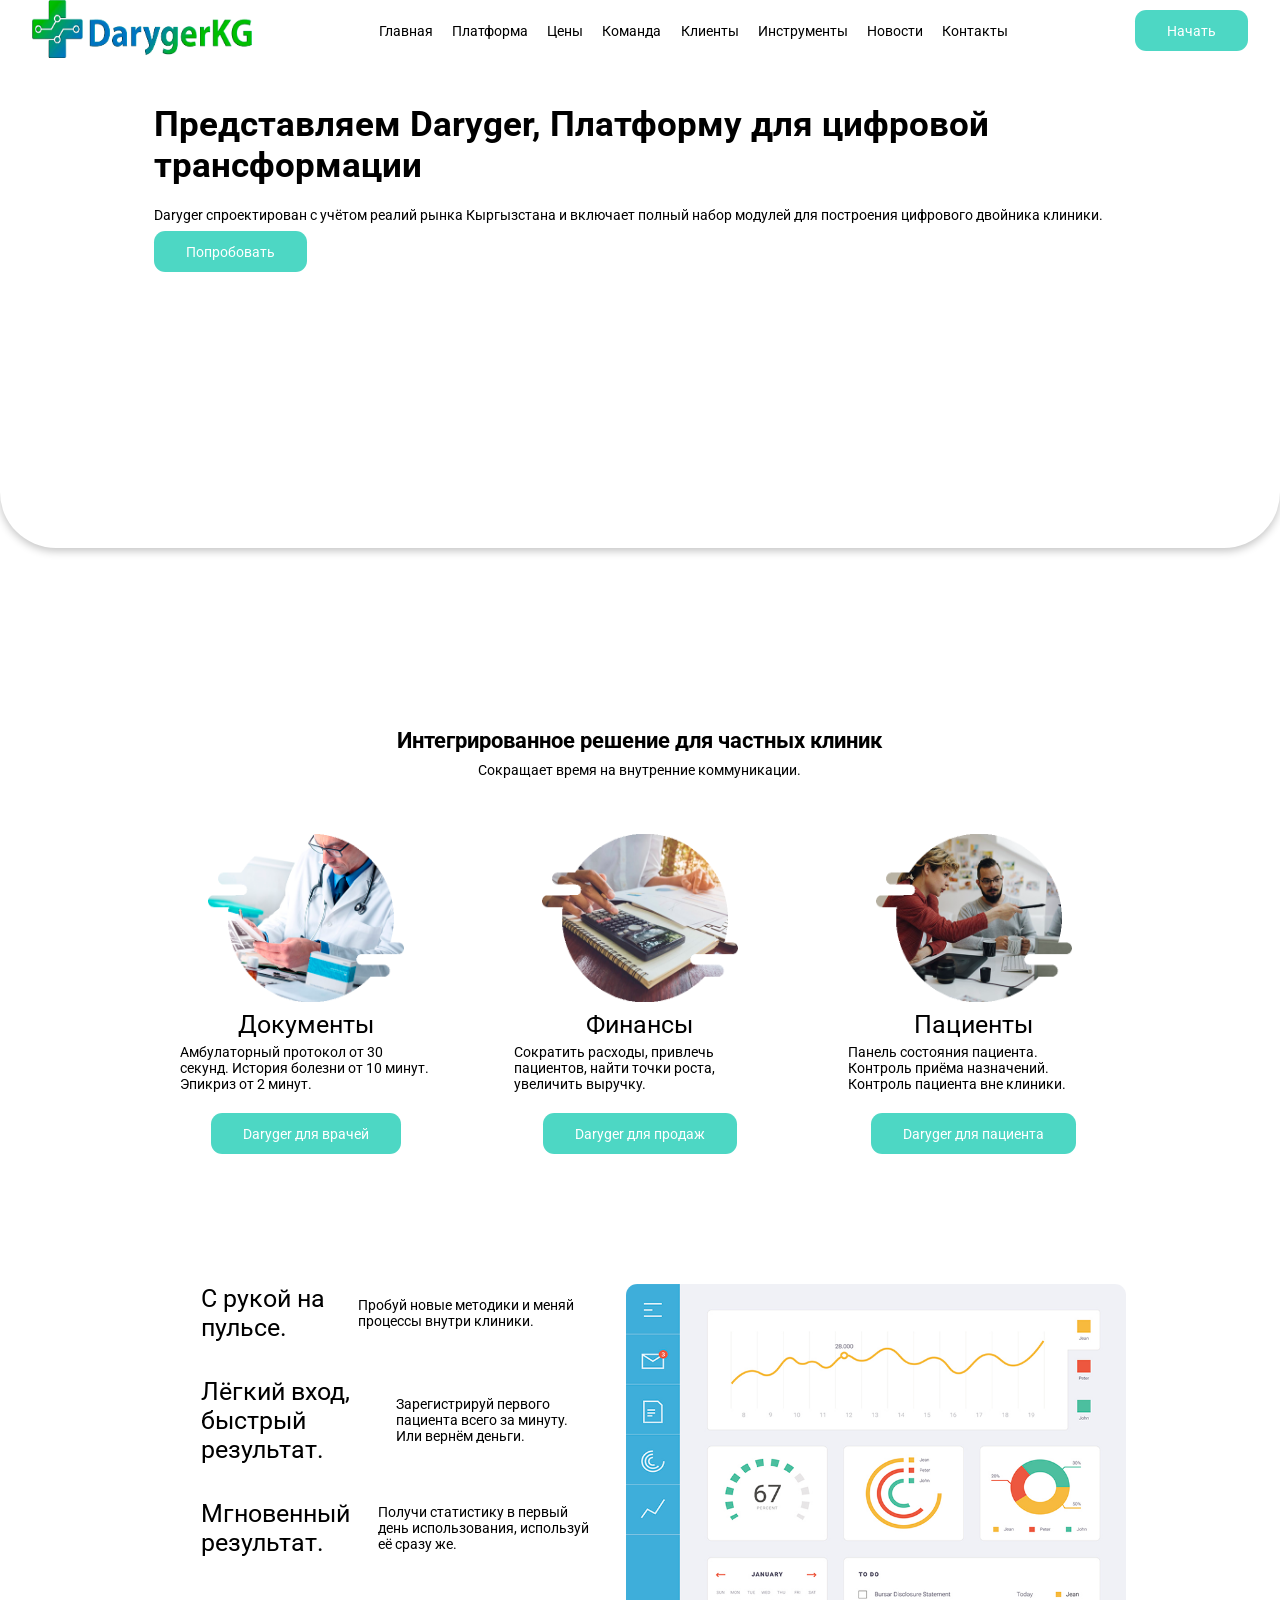
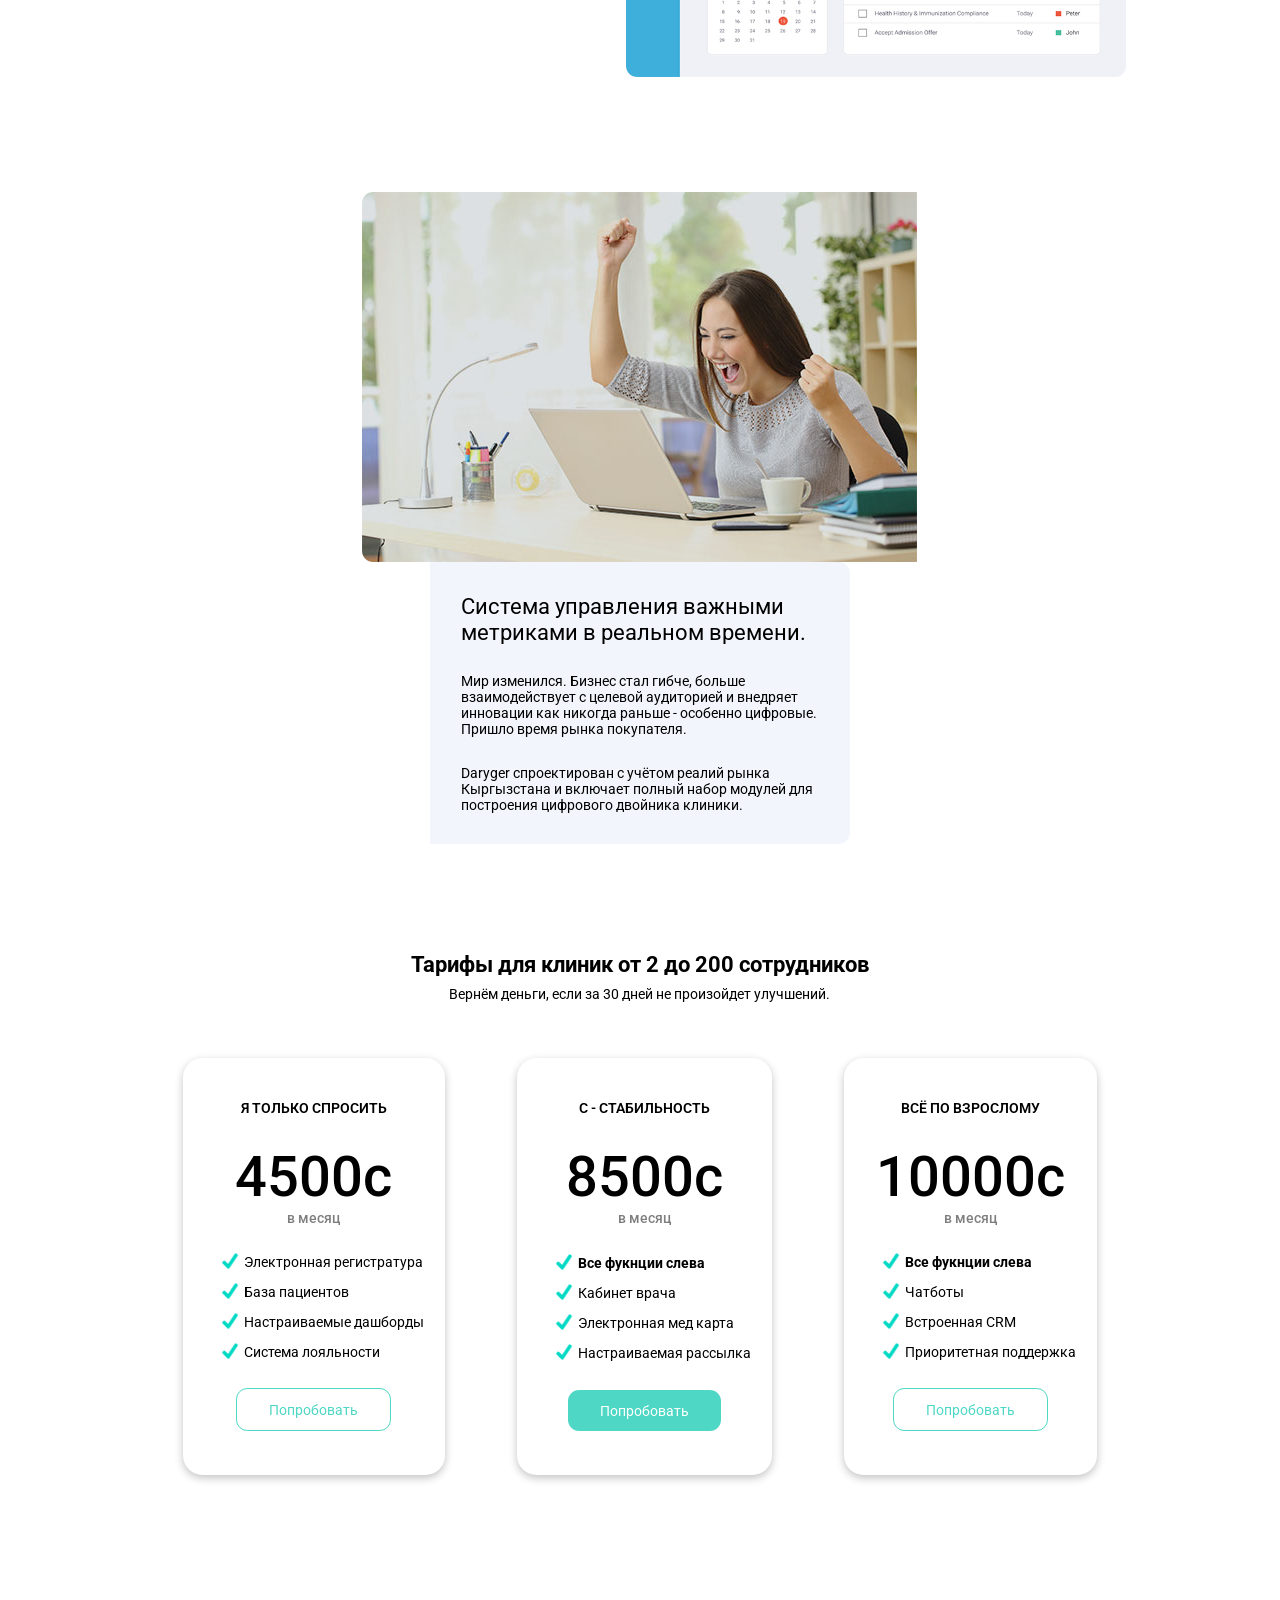
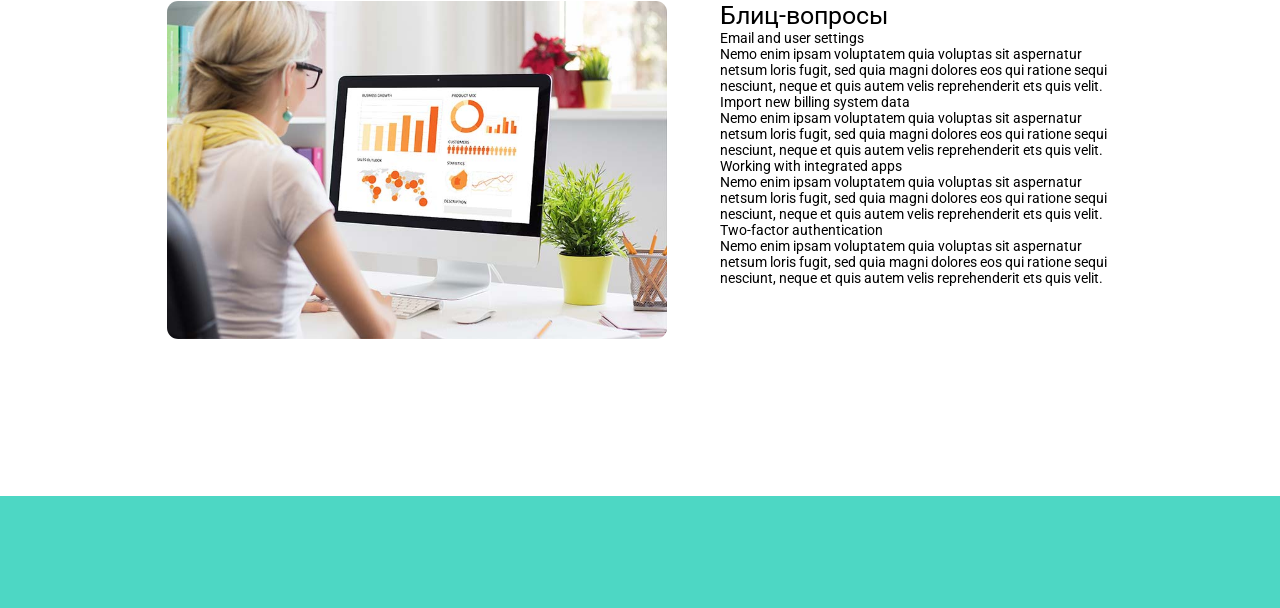
<file: main.html>
<!DOCTYPE html>
<html lang="en">
<head>
    <meta charset="UTF-8">
    <meta http-equiv="X-UA-Compatible" content="IE=edge">
    <meta name="viewport" content="width=device-width, initial-scale=1.0">
    <link rel="stylesheet" href="main.css">
    <link rel="preconnect" href="https://fonts.googleapis.com">
    <link rel="preconnect" href="https://fonts.gstatic.com" crossorigin>
    <link href="https://fonts.googleapis.com/css2?family=Poppins&family=Roboto:wght@300;400&display=swap" rel="stylesheet" type="text/css">
    <link rel="shortcut icon" href="images/icons8-земной-шар-48.png">
    <title>Daryger</title>
</head>
<body>
    <div class="wrapper">

        <!-- header -->

        <header>
            <div class="header_container">
                <div class="header_logo"><img src="images/logo_update.png" alt="" height="58px" width="220px"></div>
                <div class="header_content">
                    <div class="menu">
                        <a href="#home" class="menu_list">Главная</a>
                        <a href="#about" class="menu_list">Платформа</a>
                        <a href="#price" class="menu_list">Цены</a>
                        <a href="#team" class="menu_list">Команда</a>
                        <a href="#clients" class="menu_list">Клиенты</a>
                        <a href="#tools" class="menu_list">Инструменты</a>
                        <a href="#news" class="menu_list">Новости</a>
                        <a href="#contact" class="menu_list">Контакты</a>
                    </div>
                </div>
                <div class="header_start"><a href="#" class="button">Начать</a></div>
            </div>
        </header>
        <section id="home" class="home">
            <div class="container">
                <div class="home_container">
                    <div class="home_title">Представляем Daryger, Платформу для цифровой трансформации</div>
                    <div class="home_content">Daryger спроектирован с учётом реалий рынка Кыргызстана и включает полный набор модулей для построения цифрового двойника клиники.</div>
                    <div class="button_wrap"><a href="#" class="button">Попробовать</a></div>
                </div>
            </div>
        </section> <br>

        <!-- about -->

        <section id="about">
            <div class="container">
                <div class="block_title">Интегрированное решение для частных клиник</div>
                <div class="block_content">Сокращает время на внутренние коммуникации.</div>
                <div class="cards">
                    <div class="card">
                        <div class="card_image"><img src="images/main-service1.png" alt="" class="about_image"></div>
                        <div class="card_title">Документы</div>
                        <div class="card_content">Амбулаторный протокол от 30 секунд. История болезни от 10 минут. Эпикриз от 2 минут.</div>
                        <div class="card_button"><a href="#" class="button">Daryger для врачей</a></div>
                    </div>
                    <div class="card">
                        <div class="card_image"><img src="images/main-service2.png" alt="" class="about_image"></div>
                        <div class="card_title">Финансы</div>
                        <div class="card_content">Сократить расходы, привлечь пациентов, найти точки роста, увеличить выручку.</div>
                        <div class="card_button"><a href="#" class="button">Daryger для продаж</a></div>
                    </div>
                    <div class="card">
                        <div class="card_image"><img src="images/main-service3.png" alt="" class="about_image"></div>
                        <div class="card_title">Пациенты</div>
                        <div class="card_content">Панель состояния пациента. Контроль приёма назначений. Контроль пациента вне клиники.</div>
                        <div class="card_button"><a href="#" class="button">Daryger для пациента</a></div>
                    </div>
                </div>
            </div> <br>
            <div class="container">
                <div class="about_2">
                    <div class="about_block about_block_2">
                        <div class="about_card">
                            <div class="about_card_image"></div>
                            <div class="card_title">С рукой на пульсе.</div>
                            <div class="card_content">Пробуй новые методики и меняй процессы внутри клиники.</div>
                        </div>
                        <div class="about_card">
                            <div class="about_card_image"></div>
                            <div class="card_title">Лёгкий вход, быстрый результат.</div>
                            <div class="card_content">Зарегистрируй первого пациента всего за минуту. Или вернём деньги.</div>
                        </div>
                        <div class="about_card">
                            <div class="about_card_image"></div>
                            <div class="card_title">Мгновенный результат.</div>
                            <div class="card_content">Получи статистику в первый день использования, используй её сразу же.</div>
                        </div>
                    </div>
                    <div class="about_dashboard"><img src="images/img0.png" alt="dashboard" max-height="360em" width="500em" class="cut_image responsive_img"></div>
                </div>
            </div>
            <div class="container">
                <div class="about_wrap">
                    <div class="about_3">
                        <div class="about_video"><img src="images/img2.jpg" alt="" class="cut_image_left responsive_img"></div> 
                        <div class="about_block about_block_3">
                            <div class="about_block_title">Система управления важными метриками в реальном времени.</div>
                            <div class="about_block_content">Мир изменился. Бизнес стал гибче, больше взаимодействует с целевой аудиторией и внедряет инновации как никогда раньше - особенно цифровые. Пришло время рынка покупателя.</div>
                            <div class="about_block_content">Daryger спроектирован с учётом реалий рынка Кыргызстана и включает полный набор модулей для построения цифрового двойника клиники.</div>
                        </div>
                    </div>
                </div>
            </div>
        </section>

        <!-- price -->

        <section id="price">
            <div class="container">
                <div class="block_title">Тарифы для клиник от 2 до 200 сотрудников</div>
                <div class="block_content">Вернём деньги, если за 30 дней не произойдет улучшений.</div>

                <div class="price_cards">
                    <div class="price_card price_1">
                        <div class="price_card_title">Я ТОЛЬКО СПРОСИТЬ</div>
                        <div class="price">4500с <p>в месяц</p></div>
                        <div class="price_include">
                            <ul class="price_list">
                                <li>Электронная регистратура</li>
                                <li>База пациентов</li>
                                <li>Настраиваемые дашборды</li>
                                <li>Система лояльности</li>
                            </ul>
                        </div>
                        <a href="#" class="button">Попробовать</a>
                    </div>
                    <div class="price_card price_2">
                        <div class="price_card_title">С - СТАБИЛЬНОСТЬ</div>
                        <div class="price">8500с <p>в месяц</p></div>
                        <div class="price_include">
                            <ul class="price_list">
                                <li class="price_list_custom">Все фукнции слева</li>
                                <li>Кабинет врача</li>
                                <li>Электронная мед карта</li>
                                <li>Настраиваемая рассылка</li>
                            </ul>
                        </div>
                        <a href="#" class="button">Попробовать</a>
                    </div>
                    <div class="price_card price_3">
                        <div class="price_card_title">ВСЁ ПО ВЗРОСЛОМУ</div>
                        <div class="price">10000с <p>в месяц</p></div>
                        <div class="price_include">
                            <ul class="price_list">
                                <li class="price_list_custom">Все фукнции слева</li>
                                <li>Чатботы</li>
                                <li>Встроенная CRM</li>
                                <li>Приоритетная поддержка</li>
                            </ul>
                        </div>
                        <a href="#" class="button">Попробовать</a>
                    </div>
                </div>
            </div>
            <div class="container">
                <div class="faq">
                    <div class="faq_dashboard"><img src="images/img4.jpg" alt="" max-height="360em" width="500em" class="cut_image responsive_img"></div>
                    <div class="question_tabs">
                        <div class="card_title">Блиц-вопросы</div>
                        <div class="questions">
                            <div class="tab_btn" ondblclick="offTab()" data-tab="#tab_1">Email and user settings</div>
                            <div class="tabs_content">
                                <div class="tabs_item" id="tab_1">Nemo enim ipsam voluptatem quia voluptas sit aspernatur netsum loris fugit, sed quia magni dolores eos qui ratione sequi nesciunt, neque et quis autem velis reprehenderit ets quis velit.</div>
                            </div>
                            <div class="tab_btn" ondblclick="offTab()" data-tab="#tab_2">Import new billing system data</div>
                            <div class="tabs_content">
                                <div class="tabs_item" id="tab_2">Nemo enim ipsam voluptatem quia voluptas sit aspernatur netsum loris fugit, sed quia magni dolores eos qui ratione sequi nesciunt, neque et quis autem velis reprehenderit ets quis velit.</div>
                            </div>
                            <div class="tab_btn" ondblclick="offTab()" data-tab="#tab_3">Working with integrated apps</div>
                            <div class="tabs_content">
                                <div class="tabs_item" id="tab_3">Nemo enim ipsam voluptatem quia voluptas sit aspernatur netsum loris fugit, sed quia magni dolores eos qui ratione sequi nesciunt, neque et quis autem velis reprehenderit ets quis velit.</div>
                            </div>
                            <div class="tab_btn" ondblclick="offTab()" data-tab="#tab_4">Two-factor authentication</div>
                            <div class="tabs_content">
                                <div class="tabs_item" id="tab_4">Nemo enim ipsam voluptatem quia voluptas sit aspernatur netsum loris fugit, sed quia magni dolores eos qui ratione sequi nesciunt, neque et quis autem velis reprehenderit ets quis velit.</div>
                            </div>
                        </div>
                    </div>
                </div>
            </div>
        </section>
        <section id="clients"></section>
        <section id="tools"></section>
        <section id="contact"></section>
        <footer id="footer"></footer>
    </div>
    <script src="main.js"></script>
</body>
</html>
</file>
<file: main.css>
@charset "UTF-8";
@import url("https://fonts.googleapis.com/css2?family=Poppins&family=Roboto:wght@300;400&display=swap");
html {
  scroll-behavior: smooth;
}

*::before, *::after {
  box-sizing: border-box;
}

* {
  margin: 0;
  box-sizing: border-box;
}
* a {
  color: inherit;
  text-decoration: none;
}

body {
  font-family: "Roboto", sans-serif;
  color: #fff;
  font-size: 18px;
}
body.lock {
  overflow: hidden;
}

.responsive_img {
  max-width: 100%;
}

.container {
  max-width: 76%;
  margin: auto;
}

input,
textarea {
  outline: none;
  border: 1px solid #ccc;
  padding: 0.8em;
}

input::-moz-placeholder {
  color: #ccc;
}

input:-ms-input-placeholder {
  color: #ccc;
}

input::placeholder {
  color: #ccc;
}

.block_title {
  font-weight: bold;
  font-size: 1.6em;
  margin-top: 2.5em;
  padding: 0.4em;
}

.block_content,
.block_title {
  text-align: center;
}

.mov, .movL, .mov_card, .mov_light, .card_fadeBasic {
  visibility: hidden;
}

textarea::-moz-placeholder {
  color: #ccc;
}

textarea:-ms-input-placeholder {
  color: #ccc;
}

textarea::placeholder {
  color: #ccc;
}

hr {
  border: 0.1px solid rgba(224, 224, 224, 0.384);
}

@media (max-width: 768px) {
  .logo {
    height: 35px;
    width: 150px;
  }
}

@media (max-width: 1450px) {
  body {
    font-size: 14px;
  }
  .dashboard {
    width: 380px;
  }
}
@media (max-width: 1240px) {
  body {
    font-size: 13px;
  }
}
.arrow_up {
  position: fixed;
  bottom: 30px;
  right: 5px;
  padding: 5px 14px;
  font-size: 2.5em;
  border-radius: 100%;
  background-color: #183c68;
  cursor: pointer;
  z-index: 999;
}

header {
  color: #000;
  background-color: rgb(255, 255, 255);
  position: fixed;
  top: 0;
  left: 0;
  width: 100%;
  min-height: 4em;
  z-index: 999;
}
@media (max-width: 768px) {
  header {
    padding-top: 0.5em;
  }
}

.nav_scrolled {
  background-color: #fff;
  color: #183c68;
}

.header_container {
  max-width: 95%;
  margin-inline: auto;
  display: flex;
  justify-content: space-between;
  align-items: center;
}

.menu {
  display: flex;
  gap: 1.2rem;
}
.menu li {
  list-style: none;
}
@media (max-width: 1240px) {
  .menu {
    flex-direction: column;
    padding: 30px;
    gap: 0;
    margin: auto;
  }
}

.menu_list {
  transition: 0.5s;
}
@media (max-width: 1240px) {
  .menu_list {
    display: block;
    font-size: 30px;
    line-height: 70px;
  }
}

.menu:hover > .menu_list {
  opacity: 0.3;
}

.menu:hover > .menu_list:hover {
  opacity: 1;
}

@media (max-width: 1240px) {
  .menu__body {
    position: absolute;
    top: -1em;
    left: -100%;
    height: 102vh;
    width: 100%;
    background-color: #4dd7c4;
    display: flex;
    transition: all 0.2s;
    overflow: auto;
  }
}
.menu__body.active {
  left: 0;
}

@media (max-width: 1240px) {
  .burger_menu {
    display: block;
    right: 0;
    width: 30px;
    height: 18px;
    position: relative;
    z-index: 5;
    cursor: pointer;
  }
  .burger_menu span {
    position: absolute;
    top: calc(50% - 1px);
    left: 0;
    width: 100%;
    height: 2px;
    background-color: #000;
    transition: all ease 0.2s;
  }
  .burger_menu span:first-child {
    top: 0;
  }
  .burger_menu span:last-child {
    top: auto;
    bottom: 0;
  }
  .burger_menu.scrolled_menu span {
    background-color: #183c68;
  }
  .burger_menu.active span {
    transform: scale(0);
  }
  .burger_menu.active span:first-child {
    transform: rotate(-45deg);
    top: calc(50% - 1px);
  }
  .burger_menu.active span:last-child {
    transform: rotate(45deg);
    bottom: calc(50% - 1px);
  }
}

.button {
  background-color: #4dd7c4;
  color: #fff;
  padding: 0.8rem 2rem;
  border-radius: 0.8em;
  transition: 0.5s;
  cursor: pointer;
}

.button:hover {
  background-color: #3fb2ab;
}

#home {
  color: #000;
  background-color: rgb(255, 255, 255);
  min-height: 500px;
  min-width: 100%;
  box-shadow: rgba(0, 0, 0, 0.24) 0px 3px 8px;
  border-bottom-left-radius: 4em;
  border-bottom-right-radius: 4em;
  margin-top: 3.4em;
}

.home_container {
  padding-top: 4em;
  display: flex;
  gap: 1.5em;
  justify-content: space-between;
  flex-wrap: wrap;
  align-items: center;
  margin-inline: auto;
}

@media (max-width: 1480px) {
  .home__video {
    width: 350px;
    height: 270px;
  }
}
@media (max-width: 1215px) {
  .home__video {
    width: 300px;
    height: 250px;
  }
}
@media (max-width: 1145px) {
  .home__video {
    width: 270px;
    height: 145px;
  }
}

.home__left {
  max-width: 30em;
  display: flex;
  flex-direction: column;
  gap: 1.5em;
  margin-inline: auto;
}

.home__right {
  margin-inline: auto;
}

.home_title {
  font-size: 2.5em;
  font-weight: bold;
}

#about {
  margin-top: 7em;
  color: #000;
  min-height: 35em;
}

.about_image {
  height: 12em;
  width: 14em;
}

.cards {
  display: flex;
  justify-content: space-between;
  gap: 2em;
  margin-top: 4em;
  flex-wrap: wrap;
}

.card {
  display: flex;
  flex-direction: column;
  justify-content: space-between;
  min-height: 22em;
  align-items: center;
  max-width: 18em;
  margin-inline: auto;
}

.card_title {
  font-size: 1.8em;
}

.custom_card_title {
  margin-top: 0;
}

.card_button {
  margin-top: 2em;
}

.about_2 {
  margin-top: 9em;
  display: flex;
  justify-content: space-between;
  gap: 1em;
  flex-wrap: wrap;
}

.about_block_2 {
  gap: 2.5em;
  margin-inline: auto;
}

.about_dashboard_wrap,
.card_wrap {
  margin-inline: auto;
}

.cut_image {
  border-radius: 0.8em;
}

.cut_image_left {
  border-top-left-radius: 0.8em;
  border-bottom-left-radius: 0.8em;
}

.about_block {
  display: flex;
  flex-direction: column;
}

.about_card {
  display: flex;
  align-items: center;
  gap: 2em;
  max-width: 30em;
}

.card_typo {
  display: flex;
  flex-direction: column;
  align-items: flex-start;
}

.fas::before {
  font-family: "Font Awesome 5 Free";
  font-weight: 900;
  padding: 0.4em;
  display: inline-block;
  font-style: normal;
  font-variant: normal;
  text-rendering: auto;
  color: #4dd7c4;
  -webkit-font-smoothing: antialised;
  font-size: 2.3em;
  background-color: #f2f6fc;
  border-radius: 100%;
}

.custom_icon {
  font-weight: 900;
  font-size: 2.5em;
  color: #4dd7c4;
}

.fab {
  font-weight: 900;
  font-size: 2.5em;
  color: #4dd7c4;
}

.fab::before {
  font-family: "Font Awesome 5 Free";
  font-weight: 900;
  display: inline-block;
  font-style: normal;
  font-variant: normal;
  text-rendering: auto;
  color: #4dd7c4;
  -webkit-font-smoothing: antialised;
  font-size: 2em;
}

.fa-network-wired {
  max-width: 4em;
}

.about_3 {
  margin-top: 5em;
  display: flex;
  align-items: center;
  flex-wrap: wrap;
  margin-inline: auto;
  max-width: -webkit-max-content;
  max-width: -moz-max-content;
  max-width: max-content;
}

.about_video {
  margin-inline: auto;
}

.about_video img {
  display: block;
}

.about_block_3 {
  padding: 2.2em;
  gap: 2em;
  background-color: #f2f6fc;
  max-width: 30em;
  margin-inline: auto;
  border-top-right-radius: 0.8em;
  border-bottom-right-radius: 0.8em;
}

.about_wrap {
  padding: 3em 0;
}

.about_block_title {
  font-size: 1.6em;
}

#price {
  color: #000;
}

.price_cards {
  display: flex;
  justify-content: space-between;
  margin: 4em 0;
  gap: 1em;
  flex-wrap: wrap;
}

.price_card {
  display: flex;
  flex-direction: column;
  justify-content: space-between;
  border-radius: 1.4em;
  gap: 2em;
  align-items: center;
  padding: 3em 1.5em;
  box-shadow: rgba(0, 0, 0, 0.24) 0px 3px 8px;
  transition: 0.5s;
  border-bottom: 0.2em solid rgba(0, 0, 0, 0);
  margin-inline: auto;
}
.price_card li {
  list-style: none;
}

.price_card:hover {
  border-bottom: 0.2em solid #3fb2ab;
}

.price_list {
  display: flex;
  flex-direction: column;
  gap: 1em;
}
.price_list li {
  position: relative;
}
.price_list li:before {
  content: "";
  width: 2em;
  height: 2em;
  position: absolute;
  background: url(images/галочка2.png);
  background-repeat: no-repeat;
  background-position: center;
  background-size: contain;
  left: -2em;
  top: -0.5em;
  z-index: -1;
}

.price_1 .button {
  color: #4dd7c4;
  background-color: #fff;
  border: 0.1em solid #4dd7c4;
  transition: 0.5s ease;
}
.price_1 .button:hover {
  color: #fff;
  background-color: #4dd7c4;
}

.price_3 .button {
  color: #4dd7c4;
  background-color: #fff;
  border: 0.1em solid #4dd7c4;
  transition: 0.5s ease;
}
.price_3 .button:hover {
  color: #fff;
  background-color: #4dd7c4;
}

.price_list_custom {
  font-weight: bold;
}

.price_card_title {
  font-weight: 600;
}

.price {
  font-weight: 500;
  font-size: 4em;
}
.price p {
  font-size: 0.25em;
  color: rgb(126, 126, 126);
  text-align: center;
}

.start_title {
  color: #000;
}

.step_wizard {
  background-color: #4158D0;
  background-image: linear-gradient(43deg, #4158D0 0%, #C850C0 46%, #FFCC70 100%);
  width: 100%;
  display: flex;
  justify-content: center;
  align-items: center;
}

.step_wizard_list {
  background: #fff;
  box-shadow: 0 15px 25px rgba(0, 0, 0, 0.1);
  color: #333;
  list-style-type: none;
  border-radius: 10px;
  display: flex;
  padding: 20px 10px;
  position: relative;
  z-index: 10;
}
@media (max-width: 720px) {
  .step_wizard_list {
    flex-direction: column;
    gap: 2em;
  }
}

.step_wizard_item {
  padding: 0 20px;
  flex-basis: 0;
  flex-grow: 1;
  max-width: 100%;
  display: flex;
  flex-direction: column;
  text-align: center;
  min-width: 170px;
  position: relative;
}

.step_wizard_item + .step_wizard_item:after {
  content: "";
  position: absolute;
  left: 0;
  top: 19px;
  background: #21d4fd;
  width: 100%;
  height: 2px;
  transform: translateX(-50%);
  z-index: -10;
}
@media (max-width: 720px) {
  .step_wizard_item + .step_wizard_item:after {
    max-width: 1px;
  }
}

.progress_count {
  cursor: pointer;
  height: 40px;
  width: 40px;
  display: flex;
  align-items: center;
  justify-content: center;
  border-radius: 50%;
  font-weight: 600;
  margin: 0 auto;
  position: relative;
  z-index: 10;
  color: transparent;
}

.progress_count:after {
  content: "";
  height: 40px;
  width: 40px;
  background: #21d4fd;
  position: absolute;
  left: 50%;
  top: 50%;
  transform: translate(-50%, -50%);
  border-radius: 50%;
  z-index: -10;
}

.progress_count:before {
  content: "";
  height: 10px;
  width: 20px;
  border-left: 3px solid #fff;
  border-bottom: 3px solid #fff;
  position: absolute;
  left: 50%;
  top: 50%;
  transform: translate(-50%, -60%) rotate(-45deg);
  transform-origin: center center;
}

.progress_label {
  font-size: 14px;
  font-weight: 600;
  margin-top: 10px;
}

.current_item .progress_count:before,
.current_item ~ .step_wizard_item .progress_count:before {
  display: none;
}

.current_item ~ .step_wizard_item .progress_count:after {
  height: 10px;
  width: 10px;
}

.current_item ~ .step_wizard_item .progress_label {
  opacity: 0.5;
}

.current_item .progress_count:after {
  background: #fff;
  border: 2px solid #21d4fd;
}

.current_item .progress_count {
  color: #21d4fd;
}

#achievements {
  color: #000;
}

.achieve_title {
  text-align: center;
  margin-top: 1em;
  font-size: 1.5em;
  color: red;
}

.achieve_cards {
  display: flex;
  margin: 3em 0;
  justify-content: space-between;
  gap: 0.8em;
  flex-wrap: wrap;
}

.achieve_card {
  display: flex;
  margin-inline: auto;
  width: 12em;
  flex-direction: column;
  align-items: center;
  font-size: 1.4em;
  border-radius: 14px;
  padding: 1em;
  box-shadow: rgba(0, 0, 0, 0.24) 0px 3px 8px;
}

#reviews {
  color: #000;
}

.clients_cards {
  display: flex;
  justify-content: space-between;
  gap: 0.5em;
  flex-wrap: wrap;
}

.cards_wrap {
  display: flex;
  flex-direction: column;
  gap: 2em;
  margin: 2em 0;
}

.clients_card {
  display: flex;
  flex-direction: column;
  margin-inline: auto;
  padding: 2em 1em;
  box-shadow: rgba(0, 0, 0, 0.24) 0px 3px 8px;
  max-width: 30em;
}
@media (max-width: 768px) {
  .clients_card {
    max-width: 20em;
  }
}
.clients_card .card_image {
  padding: 1em 0;
  margin-inline: auto;
}

.reviews_content {
  max-width: 80%;
  margin-inline: auto;
}

.fa-dash {
  color: red;
}

.card_content ul {
  margin-top: 1em;
}

#support {
  color: #000;
  margin: 2em 0;
}

.support_cards {
  display: flex;
  justify-content: space-between;
  gap: 1em;
  flex-wrap: wrap;
  margin-top: 3em;
}

.support_card {
  max-width: 20em;
  box-shadow: rgba(0, 0, 0, 0.24) 0px 3px 8px;
  padding: 1em;
  margin: 2em 0;
  margin-inline: auto;
}

.dash {
  background-color: red;
  height: 3px;
  width: 4em;
  margin: 2em 0;
}

.support_card_2 {
  -webkit-animation-delay: 500ms;
          animation-delay: 500ms;
}

.support_card_3 {
  -webkit-animation-delay: 1000ms;
          animation-delay: 1000ms;
}

.faq {
  padding: 5em 0 3em 0;
  display: flex;
  gap: 1.8em;
  flex-wrap: wrap;
}

.faq_dashboard {
  margin-inline: auto;
}

.question_tabs {
  display: flex;
  flex-direction: column;
  gap: -7.5em;
  width: 100%;
  max-width: 28em;
  margin-inline: auto;
}

.questions {
  display: flex;
  flex-direction: column;
}

.contentBx {
  cursor: pointer;
  transition: 0.5s;
}

.questions .contentBx .label {
  cursor: pointer;
  border-bottom: 0.1em solid rgba(163, 163, 163, 0.303);
  padding: 1em 0;
}

.questions .contentBx.active .label {
  border-bottom: 0.1em solid #4dd7c4;
}

.questions .contentBx .content {
  background: #fff;
  height: 0;
  overflow: hidden;
  transition: 0.5s;
  overflow-y: hidden;
}

.questions .contentBx.active .content {
  height: 10.2em;
  padding: 10px 0;
}

#clients_1 {
  background-color: #4dd7c4;
}
#clients_1 li {
  list-style: none;
}

.our_achievements {
  padding: 0.3em 0;
  color: #fff;
}

.clients_slider {
  margin-top: 3em;
  max-width: 98%;
  margin-inline: auto;
  padding-bottom: 7em;
  color: #000;
}

.swiper {
  width: 100%;
  min-height: 30em;
}

.swiper_navBtn {
  color: rgba(255, 255, 255, 0.708);
  transition: color 0.3s ease;
}

.swiper_navBtn:hover {
  color: white;
}

.swiper-slide {
  text-align: center;
  font-size: 18px;
  background: #fff;
  min-height: 18em;
  border-radius: 0.4em;
  border: 0.4em solid white;
  /* Center slide text vertically */
  display: flex;
  justify-content: center;
  align-items: center;
}

.swiper-slide img {
  display: block;
  width: 100%;
  height: 100%;
  -o-object-fit: cover;
     object-fit: cover;
}

.swiper-button-prev {
  color: white;
}

.swiper-button-next {
  color: white;
}

#clients_3 {
  background-color: #4dd7c4;
  padding: 6em 0;
}

.check_list {
  height: 4em;
  align-items: center;
  display: flex;
  justify-content: space-between;
  max-width: 30em;
  margin-inline: auto;
  padding: 0;
}

.check_list_button {
  font-size: 0.8em;
  text-transform: uppercase;
  color: #4dd7c4;
  background-color: #ffffff;
  min-height: 5em;
  width: 14em;
  padding-inline: 0.8em;
  text-align: center;
  display: flex;
  align-items: center;
  justify-content: center;
  border-top-right-radius: 0.3em;
  border-bottom-right-radius: 0.3em;
  margin-inline: auto;
}

.check_list_input {
  background-color: inherit;
  height: 100%;
  width: 100%;
  max-width: 30em;
  border: none;
  outline: none;
  padding-inline: 1.5em;
  border: 2px solid #ffffff;
  border-top-left-radius: 0.3em;
  border-bottom-left-radius: 0.3em;
  margin-inline: auto;
  font-size: 1em;
}

.check_list_input::-moz-placeholder {
  color: #ffffff;
}

.check_list_input:-ms-input-placeholder {
  color: #ffffff;
}

.check_list_input::placeholder {
  color: #ffffff;
}

#tools {
  color: #000;
}

.tool_cards {
  display: flex;
  align-items: center;
  justify-content: space-between;
  gap: 2em;
  flex-wrap: wrap;
}

.tool_card {
  display: flex;
  justify-content: center;
  flex-direction: column;
  align-items: center;
  gap: 1em;
  max-width: 20em;
  margin-inline: auto;
}

.tool_card_title {
  color: #183c68;
  font-size: 1.2em;
  font-weight: 600;
}

.tool_card_content {
  text-align: center;
}

.card_fade {
  margin-inline: auto;
}

.card_fade:nth-child(2) {
  -webkit-animation-delay: 0.5s;
          animation-delay: 0.5s;
}

.card_fade:nth-child(3) {
  -webkit-animation-delay: 1s;
          animation-delay: 1s;
}

.card_fade:nth-child(4) {
  -webkit-animation-delay: 1.5s;
          animation-delay: 1.5s;
}

.card_fade:nth-child(5) {
  -webkit-animation-delay: 2s;
          animation-delay: 2s;
}

.card_fade:last-child {
  -webkit-animation-delay: 2.5s;
          animation-delay: 2.5s;
}

.tools_2 {
  display: flex;
  justify-content: space-between;
  align-items: center;
  margin-top: 10em;
  flex-wrap: wrap;
  gap: 1em;
}
.tools_2 li {
  list-style: none;
}

.tool_block {
  max-width: 30em;
  margin-inline: auto;
}

.tool_title {
  font-size: 1.5em;
}

.tool_block {
  display: flex;
  flex-direction: column;
  gap: 2em;
}
.tool_block .button {
  max-width: -webkit-max-content;
  max-width: -moz-max-content;
  max-width: max-content;
}

.tool_content .price_list {
  margin: 2rem 0 0 1.8rem;
}

#news {
  color: #000;
}

#contact {
  color: #000;
  margin: 4em 0 4em 0;
}

.contact_block {
  display: flex;
  justify-content: space-between;
  gap: 2em;
  flex-wrap: wrap;
}

.contact_us {
  display: flex;
  flex-direction: column;
  gap: 2em;
  align-items: flex-start;
  margin-inline: auto;
  width: 27em;
}
.contact_us .button {
  max-width: -webkit-max-content;
  max-width: -moz-max-content;
  max-width: max-content;
}
@media (max-width: 965px) {
  .contact_us {
    width: 25em;
  }
}

.contact_input {
  color: #000;
  border-radius: 4px;
  width: 100%;
}

.contact_us > p > .fas {
  color: #4dd7c4;
}

.contact_2 {
  margin-top: 8em;
}

#footer {
  background-color: #4dd7c4;
  padding: 4em 0 4em 0;
  display: flex;
  flex-direction: column;
  gap: 0.5em;
}

.footer_content {
  display: flex;
  flex-direction: column;
  align-items: center;
  max-width: 15em;
  gap: 1.5em;
  margin-inline: auto;
}
.footer_content p {
  text-align: center;
}

.footer_social {
  width: 10em;
  display: flex;
  justify-content: space-between;
}

.footer_social a {
  transition: 0.5s;
}

.footer_social a:hover {
  opacity: 0.4;
}

.footer_social i {
  font-size: 1.5em;
}

section {
  overflow: hidden;
}/*# sourceMappingURL=main.css.map */
</file>
